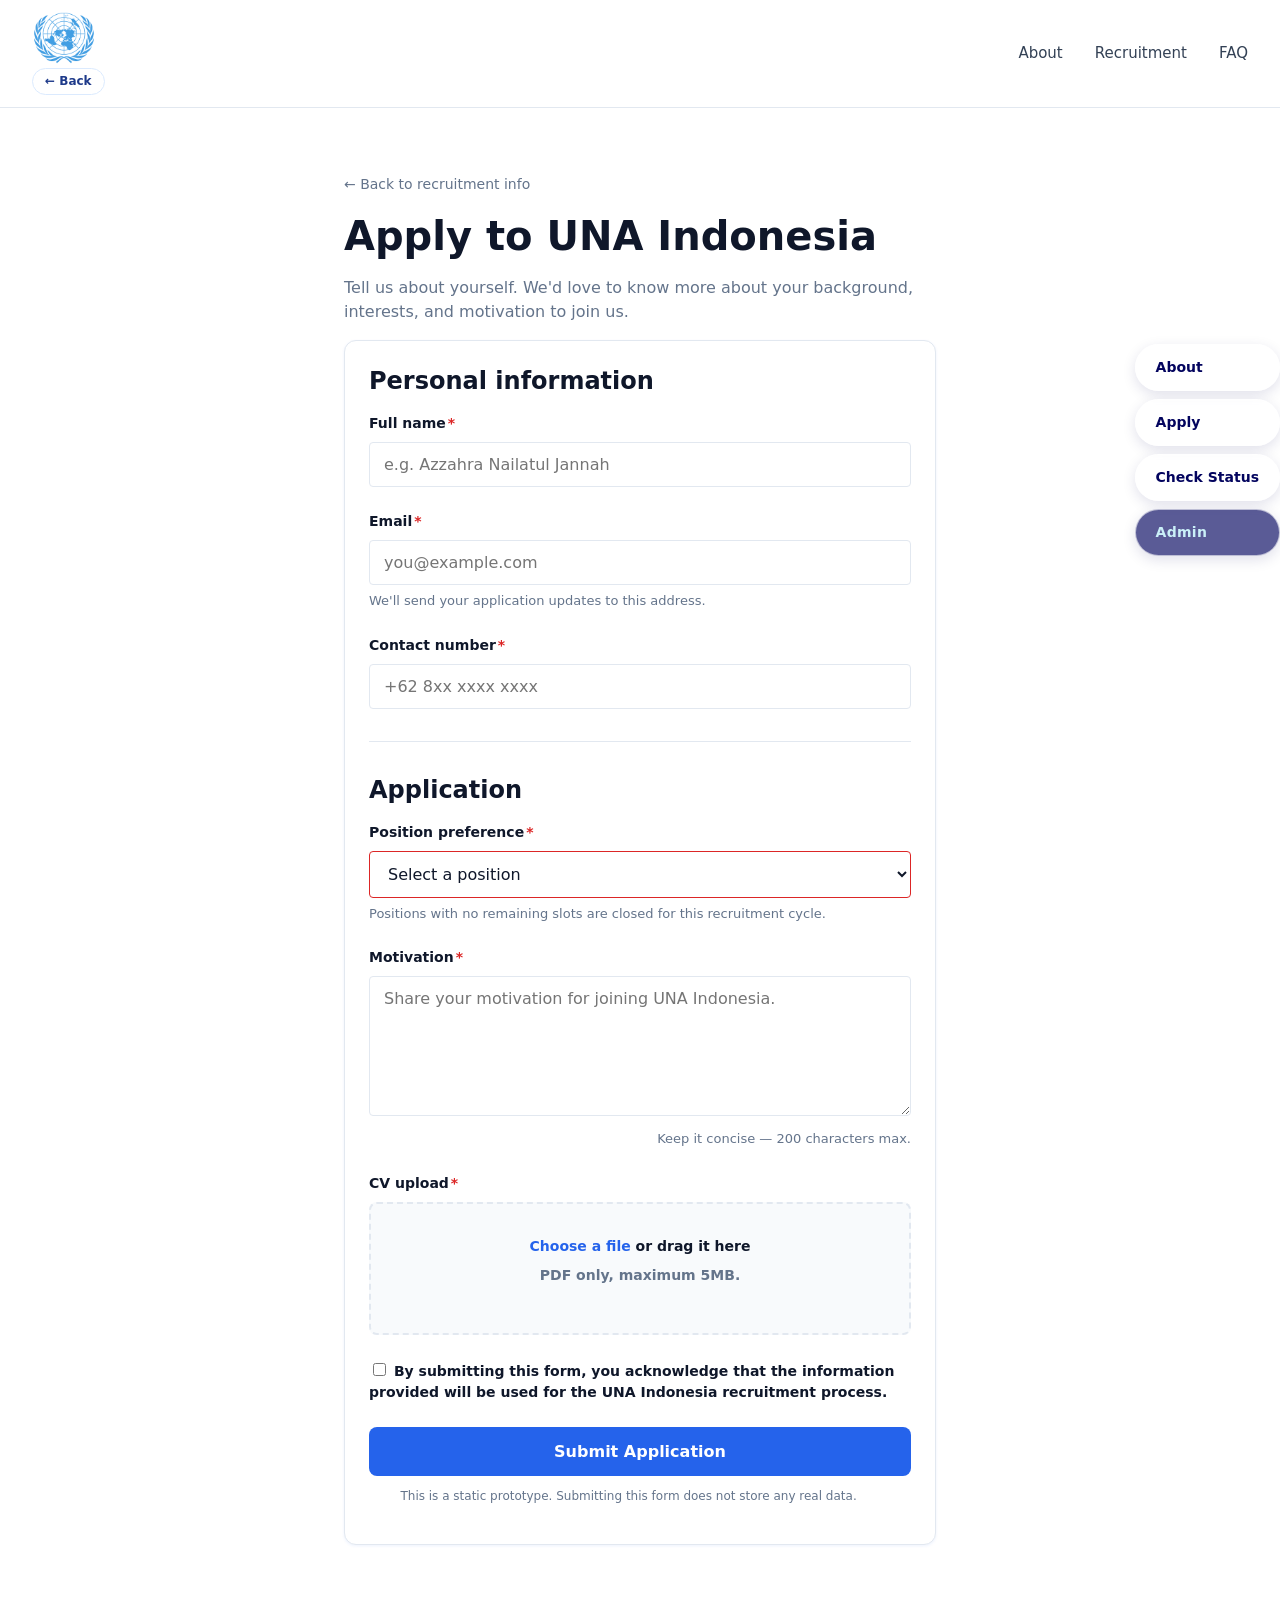
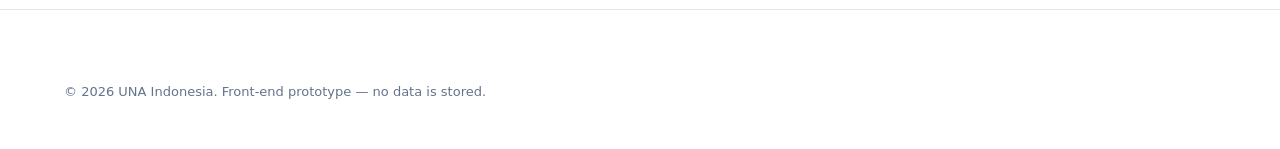
<file: public/application.html>
<!DOCTYPE html>
<html lang="en">
<head>
  <meta charset="UTF-8" />
  <meta name="viewport" content="width=device-width, initial-scale=1.0" />
  <title>UNA Indonesia — Application Form</title>
  <meta name="description" content="Apply to join UNA Indonesia. Tell us about yourself and your motivation to join." />
  <link rel="stylesheet" href="../css/style.css" />
</head>
<body>
  <a class="skip-link" href="#main">Skip to content</a>

  <header class="navbar">
    <div class="navbar-inner">
      <a class="brand-logo brand-logo-apply" href="recruitment.html">
        <img src="../assets/images/logo-una.png" alt="UNA Indonesia — United Nations Association Indonesia" />
      </a>
      <nav class="nav-links desktop-only" aria-label="Primary">
        <a href="recruitment.html#about">About</a>
        <a href="recruitment.html#divisions">Recruitment</a>
        <a href="recruitment.html#faq">FAQ</a>
      </nav>
    </div>
  </header>

  <main id="main" class="section">
    <div class="container form-card">
      <a href="recruitment.html" class="text-small text-secondary">&larr; Back to recruitment info</a>
      <h1 style="margin-top: var(--sp-4);">Apply to UNA Indonesia</h1>
      <p class="text-secondary">
        Tell us about yourself. We'd love to know more about your background, interests,
        and motivation to join us.
      </p>

      <!-- No backend: this form does not submit anywhere real. It links to a static success page. -->
      <form class="card" action="application-success.html" method="get" novalidate>
        <h3>Personal information</h3>

        <div class="field">
          <label for="fullName">Full name<span class="required">*</span></label>
          <input class="input" type="text" id="fullName" name="fullName" placeholder="e.g. Azzahra Nailatul Jannah" required autocomplete="name" />
        </div>

        <div class="field">
          <label for="email">Email<span class="required">*</span></label>
          <input class="input" type="email" id="email" name="email" placeholder="you@example.com" required autocomplete="email" />
          <p class="helper">We'll send your application updates to this address.</p>
        </div>

        <div class="field">
          <label for="phone">Contact number<span class="required">*</span></label>
          <input class="input" type="tel" id="phone" name="phone" placeholder="+62 8xx xxxx xxxx" required pattern="[0-9+\s]{8,16}" autocomplete="tel" />
        </div>

        <hr class="divider" />
        <h3>Application</h3>

        <div class="field">
          <label for="division">Position preference<span class="required">*</span></label>
          <select class="input" id="division" name="division" required>
            <option value="" disabled selected>Select a position</option>
            <optgroup label="Department of Internal Affairs">
              <option value="hr-mentorship">HR &mdash; Mentorship Management Officer &mdash; 6 slots left</option>
              <option value="hr-recruitment">HR &mdash; Recruitment &amp; Evaluation Officer &mdash; 4 slots left</option>
              <option value="hr-training">HR &mdash; Training &amp; Development Officer &mdash; 4 slots left</option>
              <option value="finance-legal">Finance &amp; Legal Officer &mdash; 3 slots left</option>
            </optgroup>
            <optgroup label="Department of Program Development">
              <option value="rnd-substance">Research &amp; Development &mdash; Substance Officer &mdash; 5 slots left</option>
              <option value="rnd-monev">Research &amp; Development &mdash; Monitoring &amp; Evaluation Officer &mdash; 3 slots left</option>
              <option value="unai-hub">UNAI Hub &mdash; Program Officer &mdash; 5 slots left</option>
            </optgroup>
          </select>
          <p class="helper">Positions with no remaining slots are closed for this recruitment cycle.</p>
        </div>

        <div class="field">
          <label for="motivation">Motivation<span class="required">*</span></label>
          <textarea class="input" id="motivation" name="motivation" maxlength="200" placeholder="Share your motivation for joining UNA Indonesia." required></textarea>
          <div class="helper helper-count">Keep it concise — 200 characters max.</div>
        </div>

        <div class="field">
          <label for="cv">CV upload<span class="required">*</span></label>
          <div class="file-upload">
            <input class="sr-only" type="file" id="cv" name="cv" accept="application/pdf" required />
            <label for="cv" style="cursor:pointer; display:block;">
              <strong>Choose a file</strong> or drag it here
              <p class="text-small text-secondary">PDF only, maximum 5MB.</p>
            </label>
          </div>
        </div>

        <div class="field">
          <label class="consent" for="consent">
            <input type="checkbox" id="consent" name="consent" required />
            <span>By submitting this form, you acknowledge that the information provided will be used for the UNA Indonesia recruitment process.</span>
          </label>
        </div>

        <button type="submit" class="btn btn-primary btn-block">Submit Application</button>
        <p class="text-caption text-secondary center" style="margin-top: var(--sp-3);">
          This is a static prototype. Submitting this form does not store any real data.
        </p>
      </form>
    </div>
  </main>

  <footer class="site-footer">
    <div class="container footer-bottom" style="margin-top:0; border-top:none;">
      &copy; 2026 UNA Indonesia. Front-end prototype &mdash; no data is stored.
    </div>
  </footer>
  <nav class="side-menu" aria-label="Quick links">
    <a class="side-menu-link" href="recruitment.html#about">About</a>
    <a class="side-menu-link" href="application.html">Apply</a>
    <a class="side-menu-link" href="status.html">Check Status</a>
    <a class="side-menu-link side-menu-admin" href="admin/login.html">Admin</a>
  </nav>

</body>
</html>
</file>
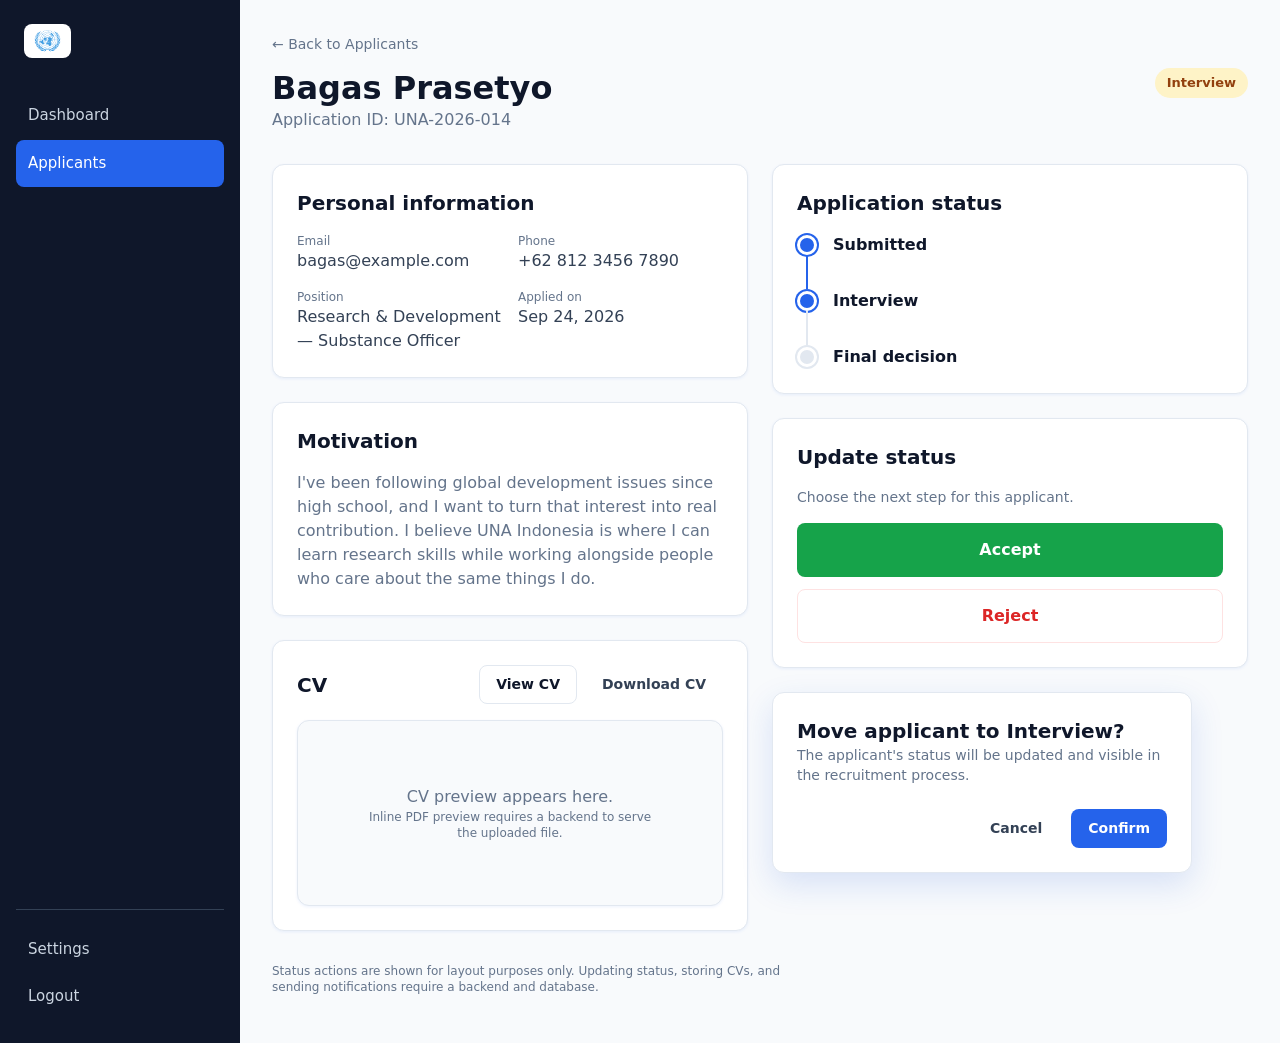
<file: public/admin/applicant-detail.html>
<!DOCTYPE html>
<html lang="en">
<head>
  <meta charset="UTF-8" />
  <meta name="viewport" content="width=device-width, initial-scale=1.0" />
  <title>UNA Indonesia — Applicant Detail</title>
  <meta name="description" content="Review applicant details and update recruitment status." />
  <link rel="stylesheet" href="../../css/style.css" />
</head>
<body>
  <div class="admin-shell">
    <aside class="sidebar" aria-label="Admin navigation">
      <div class="sidebar-brand">
        <span class="sidebar-brand-logo">
          <img src="../../assets/images/logo-una.png" alt="UNA Indonesia" />
        </span>
      </div>
      <nav class="sidebar-nav">
        <a href="dashboard.html">Dashboard</a>
        <a href="applicants.html" class="is-active">Applicants</a>
      </nav>
      <div class="sidebar-divider"></div>
      <div class="sidebar-foot">
        <a href="#settings">Settings</a>
        <a href="login.html">Logout</a>
      </div>
    </aside>

    <main class="admin-main">
      <a href="applicants.html" class="text-small text-secondary">&larr; Back to Applicants</a>
      <div class="admin-header" style="margin-top: var(--sp-3);">
        <div>
          <h1 class="text-h2 mb-0">Bagas Prasetyo</h1>
          <p class="text-secondary mb-0">Application ID: UNA-2026-014</p>
        </div>
        <span class="badge badge-interview">Interview</span>
      </div>

      <div class="grid grid-2" style="align-items:flex-start;">
        <div class="stack" style="gap: var(--sp-6);">
          <div class="card">
            <h4>Personal information</h4>
            <div class="grid grid-2" style="gap: var(--sp-4);">
              <div>
                <p class="text-caption text-secondary mb-0">Email</p>
                <p class="text-body mb-0">bagas@example.com</p>
              </div>
              <div>
                <p class="text-caption text-secondary mb-0">Phone</p>
                <p class="text-body mb-0">+62 812 3456 7890</p>
              </div>
              <div>
                <p class="text-caption text-secondary mb-0">Position</p>
                <p class="text-body mb-0">Research &amp; Development &mdash; Substance Officer</p>
              </div>
              <div>
                <p class="text-caption text-secondary mb-0">Applied on</p>
                <p class="text-body mb-0">Sep 24, 2026</p>
              </div>
            </div>
          </div>

          <div class="card">
            <h4>Motivation</h4>
            <p class="text-secondary mb-0">
              I've been following global development issues since high school, and I want to turn that
              interest into real contribution. I believe UNA Indonesia is where I can learn research
              skills while working alongside people who care about the same things I do.
            </p>
          </div>

          <div class="card">
            <div class="flex-between" style="margin-bottom: var(--sp-4);">
              <h4 class="mb-0">CV</h4>
              <div style="display:flex; gap: var(--sp-2);">
                <a href="#cv-preview" class="btn btn-outline btn-sm">View CV</a>
                <a href="#" class="btn btn-ghost btn-sm">Download CV</a>
              </div>
            </div>
            <!-- Inline preview placeholder: a real build embeds a PDF viewer (e.g. pdf.js) here -->
            <div id="cv-preview" class="card" style="background: var(--surface); text-align:center; padding: var(--sp-16);">
              <p class="text-secondary mb-0">CV preview appears here.</p>
              <p class="text-caption text-secondary mb-0">Inline PDF preview requires a backend to serve the uploaded file.</p>
            </div>
          </div>
        </div>

        <div class="stack" style="gap: var(--sp-6);">
          <div class="card">
            <h4>Application status</h4>
            <div class="timeline">
              <div class="timeline-step is-done">
                <div class="timeline-dot"></div>
                <div><p class="timeline-title mb-0">Submitted</p></div>
              </div>
              <div class="timeline-step is-current">
                <div class="timeline-dot"></div>
                <div><p class="timeline-title mb-0">Interview</p></div>
              </div>
              <div class="timeline-step">
                <div class="timeline-dot"></div>
                <div><p class="timeline-title mb-0">Final decision</p></div>
              </div>
            </div>
          </div>

          <div class="card">
            <h4>Update status</h4>
            <p class="text-small text-secondary">Choose the next step for this applicant.</p>
            <div class="stack" style="gap: var(--sp-3);">
              <a href="#" class="btn btn-success">Accept</a>
              <a href="#" class="btn btn-danger">Reject</a>
            </div>
          </div>

          <!-- Confirmation panel reference, shown when an admin action is triggered -->
          <div class="confirm-panel">
            <h4 class="mb-0">Move applicant to Interview?</h4>
            <p class="text-small text-secondary">The applicant's status will be updated and visible in the recruitment process.</p>
            <div class="confirm-actions">
              <a href="#" class="btn btn-ghost btn-sm">Cancel</a>
              <a href="#" class="btn btn-primary btn-sm">Confirm</a>
            </div>
          </div>
        </div>
      </div>

      <p class="text-caption text-secondary" style="margin-top: var(--sp-8);">
        Status actions are shown for layout purposes only. Updating status, storing CVs, and sending
        notifications require a backend and database.
      </p>
    </main>
  </div>
</body>
</html>
</file>
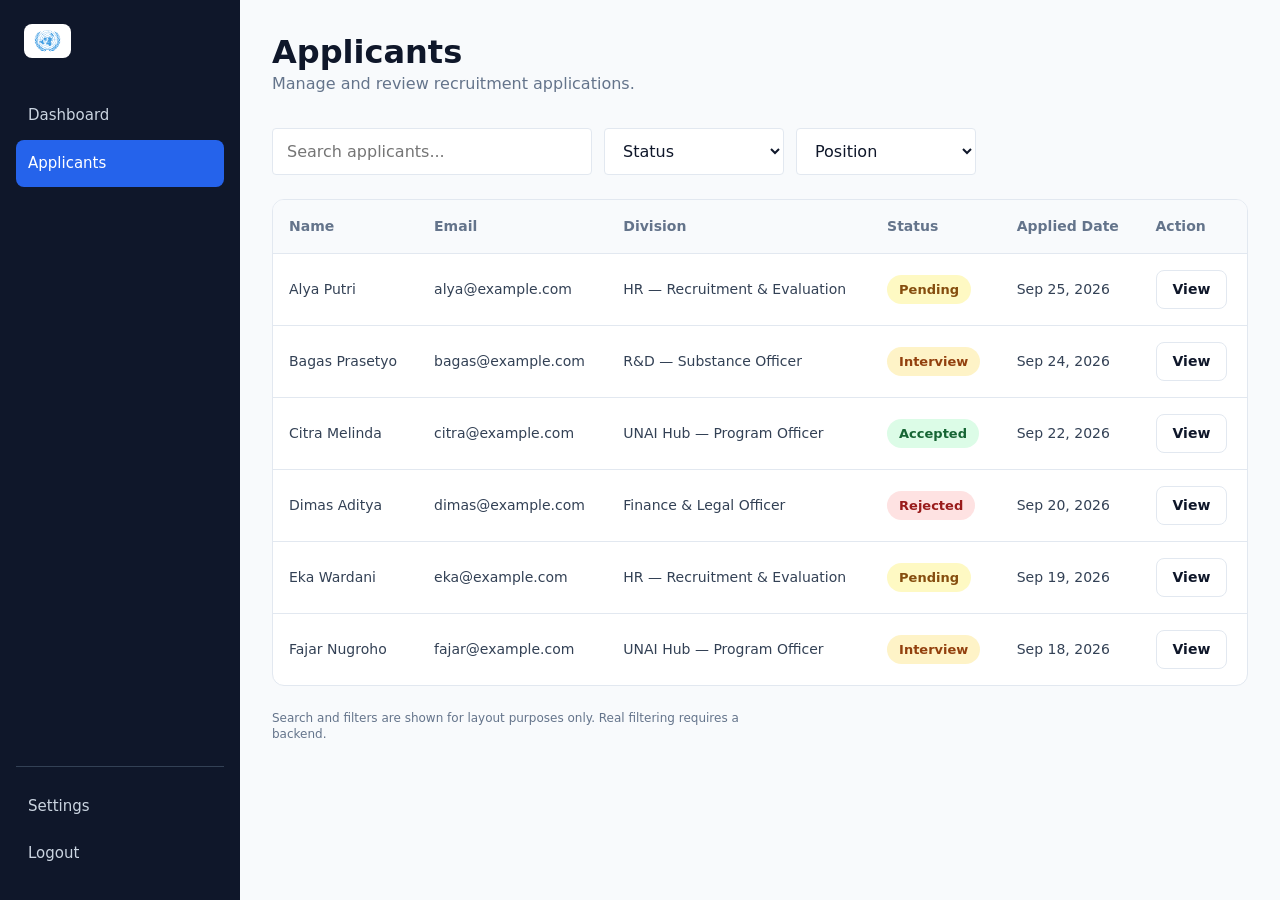
<file: public/admin/applicants.html>
<!DOCTYPE html>
<html lang="en">
<head>
  <meta charset="UTF-8" />
  <meta name="viewport" content="width=device-width, initial-scale=1.0" />
  <title>UNA Indonesia — Applicant Management</title>
  <meta name="description" content="Manage and review UNA Indonesia recruitment applicants." />
  <link rel="stylesheet" href="../../css/style.css" />
</head>
<body>
  <div class="admin-shell">
    <aside class="sidebar" aria-label="Admin navigation">
      <div class="sidebar-brand">
        <span class="sidebar-brand-logo">
          <img src="../../assets/images/logo-una.png" alt="UNA Indonesia" />
        </span>
      </div>
      <nav class="sidebar-nav">
        <a href="dashboard.html">Dashboard</a>
        <a href="applicants.html" class="is-active">Applicants</a>
      </nav>
      <div class="sidebar-divider"></div>
      <div class="sidebar-foot">
        <a href="#settings">Settings</a>
        <a href="login.html">Logout</a>
      </div>
    </aside>

    <main class="admin-main">
      <div class="admin-header">
        <div>
          <h1 class="text-h2 mb-0">Applicants</h1>
          <p class="text-secondary mb-0">Manage and review recruitment applications.</p>
        </div>
      </div>

      <form class="toolbar" role="search" aria-label="Filter applicants">
        <label class="sr-only" for="search">Search applicants</label>
        <input class="input" type="search" id="search" name="search" placeholder="Search applicants..." />

        <label class="sr-only" for="statusFilter">Filter by status</label>
        <select class="input" id="statusFilter" name="statusFilter">
          <option value="">Status</option>
          <option value="pending">Pending</option>
          <option value="interview">Interview</option>
          <option value="accepted">Accepted</option>
          <option value="rejected">Rejected</option>
        </select>

        <label class="sr-only" for="divisionFilter">Filter by division</label>
        <select class="input" id="divisionFilter" name="divisionFilter">
          <option value="">Position</option>
          <optgroup label="Department of Internal Affairs">
            <option value="hr-mentorship">HR &mdash; Mentorship Management</option>
            <option value="hr-recruitment">HR &mdash; Recruitment &amp; Evaluation</option>
            <option value="hr-training">HR &mdash; Training &amp; Development</option>
            <option value="finance-legal">Finance &amp; Legal Officer</option>
          </optgroup>
          <optgroup label="Department of Program Development">
            <option value="rnd-substance">R&amp;D &mdash; Substance Officer</option>
            <option value="rnd-monev">R&amp;D &mdash; Monitoring &amp; Evaluation</option>
            <option value="unai-hub">UNAI Hub &mdash; Program Officer</option>
          </optgroup>
        </select>
      </form>

      <div class="table-wrap">
        <table class="data-table">
          <thead>
            <tr>
              <th scope="col">Name</th>
              <th scope="col">Email</th>
              <th scope="col">Division</th>
              <th scope="col">Status</th>
              <th scope="col">Applied Date</th>
              <th scope="col">Action</th>
            </tr>
          </thead>
          <tbody>
            <tr>
              <td data-label="Name">Alya Putri</td>
              <td data-label="Email">alya@example.com</td>
              <td data-label="Division">HR — Recruitment &amp; Evaluation</td>
              <td data-label="Status"><span class="badge badge-pending">Pending</span></td>
              <td data-label="Applied Date">Sep 25, 2026</td>
              <td data-label="Action"><a href="applicant-detail.html" class="btn btn-outline btn-sm">View</a></td>
            </tr>
            <tr>
              <td data-label="Name">Bagas Prasetyo</td>
              <td data-label="Email">bagas@example.com</td>
              <td data-label="Division">R&amp;D — Substance Officer</td>
              <td data-label="Status"><span class="badge badge-interview">Interview</span></td>
              <td data-label="Applied Date">Sep 24, 2026</td>
              <td data-label="Action"><a href="applicant-detail.html" class="btn btn-outline btn-sm">View</a></td>
            </tr>
            <tr>
              <td data-label="Name">Citra Melinda</td>
              <td data-label="Email">citra@example.com</td>
              <td data-label="Division">UNAI Hub — Program Officer</td>
              <td data-label="Status"><span class="badge badge-accepted">Accepted</span></td>
              <td data-label="Applied Date">Sep 22, 2026</td>
              <td data-label="Action"><a href="applicant-detail.html" class="btn btn-outline btn-sm">View</a></td>
            </tr>
            <tr>
              <td data-label="Name">Dimas Aditya</td>
              <td data-label="Email">dimas@example.com</td>
              <td data-label="Division">Finance &amp; Legal Officer</td>
              <td data-label="Status"><span class="badge badge-rejected">Rejected</span></td>
              <td data-label="Applied Date">Sep 20, 2026</td>
              <td data-label="Action"><a href="applicant-detail.html" class="btn btn-outline btn-sm">View</a></td>
            </tr>
            <tr>
              <td data-label="Name">Eka Wardani</td>
              <td data-label="Email">eka@example.com</td>
              <td data-label="Division">HR — Recruitment &amp; Evaluation</td>
              <td data-label="Status"><span class="badge badge-pending">Pending</span></td>
              <td data-label="Applied Date">Sep 19, 2026</td>
              <td data-label="Action"><a href="applicant-detail.html" class="btn btn-outline btn-sm">View</a></td>
            </tr>
            <tr>
              <td data-label="Name">Fajar Nugroho</td>
              <td data-label="Email">fajar@example.com</td>
              <td data-label="Division">UNAI Hub — Program Officer</td>
              <td data-label="Status"><span class="badge badge-interview">Interview</span></td>
              <td data-label="Applied Date">Sep 18, 2026</td>
              <td data-label="Action"><a href="applicant-detail.html" class="btn btn-outline btn-sm">View</a></td>
            </tr>
          </tbody>
        </table>
      </div>

      <p class="text-caption text-secondary" style="margin-top: var(--sp-6);">
        Search and filters are shown for layout purposes only. Real filtering requires a backend.
      </p>

      <!-- Empty state reference (hidden by default in this static demo) -->
      <!--
      <div class="empty-state">
        <h3>No applicants found</h3>
        <p>Try adjusting your search or filters.</p>
      </div>
      -->
    </main>
  </div>
</body>
</html>
</file>
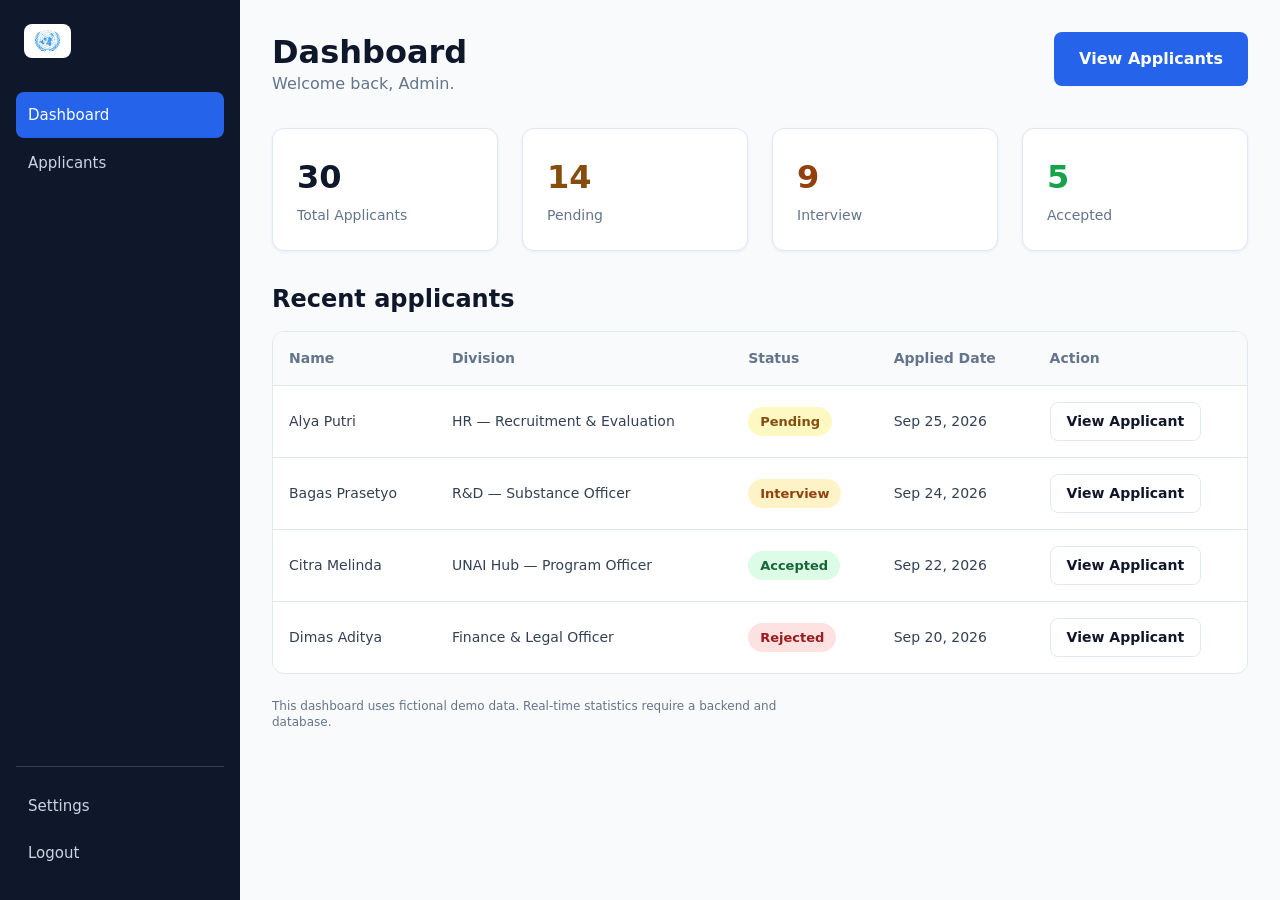
<file: public/admin/dashboard.html>
<!DOCTYPE html>
<html lang="en">
<head>
  <meta charset="UTF-8" />
  <meta name="viewport" content="width=device-width, initial-scale=1.0" />
  <title>UNA Indonesia — Admin Dashboard</title>
  <meta name="description" content="Overview of UNA Indonesia recruitment applications." />
  <link rel="stylesheet" href="../../css/style.css" />
</head>
<body>
  <div class="admin-shell">
    <aside class="sidebar" aria-label="Admin navigation">
      <div class="sidebar-brand">
        <span class="sidebar-brand-logo">
          <img src="../../assets/images/logo-una.png" alt="UNA Indonesia" />
        </span>
      </div>
      <nav class="sidebar-nav">
        <a href="dashboard.html" class="is-active">Dashboard</a>
        <a href="applicants.html">Applicants</a>
      </nav>
      <div class="sidebar-divider"></div>
      <div class="sidebar-foot">
        <a href="#settings">Settings</a>
        <a href="login.html">Logout</a>
      </div>
    </aside>

    <main class="admin-main">
      <div class="admin-header">
        <div>
          <h1 class="text-h2 mb-0">Dashboard</h1>
          <p class="text-secondary mb-0">Welcome back, Admin.</p>
        </div>
        <a href="applicants.html" class="btn btn-primary">View Applicants</a>
      </div>

      <section aria-label="Recruitment statistics">
        <div class="grid grid-4">
          <div class="card stat-card">
            <span class="stat-value">30</span>
            <span class="stat-label">Total Applicants</span>
          </div>
          <div class="card stat-card accent-pending">
            <span class="stat-value">14</span>
            <span class="stat-label">Pending</span>
          </div>
          <div class="card stat-card accent-interview">
            <span class="stat-value">9</span>
            <span class="stat-label">Interview</span>
          </div>
          <div class="card stat-card accent-accepted">
            <span class="stat-value">5</span>
            <span class="stat-label">Accepted</span>
          </div>
        </div>
      </section>

      <section style="margin-top: var(--sp-8);">
        <div class="flex-between" style="margin-bottom: var(--sp-4);">
          <h3 class="mb-0">Recent applicants</h3>
        </div>
        <div class="table-wrap">
          <table class="data-table">
            <thead>
              <tr>
                <th scope="col">Name</th>
                <th scope="col">Division</th>
                <th scope="col">Status</th>
                <th scope="col">Applied Date</th>
                <th scope="col">Action</th>
              </tr>
            </thead>
            <tbody>
              <tr>
                <td data-label="Name">Alya Putri</td>
                <td data-label="Division">HR — Recruitment &amp; Evaluation</td>
                <td data-label="Status"><span class="badge badge-pending">Pending</span></td>
                <td data-label="Applied Date">Sep 25, 2026</td>
                <td data-label="Action"><a href="applicant-detail.html" class="btn btn-outline btn-sm">View Applicant</a></td>
              </tr>
              <tr>
                <td data-label="Name">Bagas Prasetyo</td>
                <td data-label="Division">R&amp;D — Substance Officer</td>
                <td data-label="Status"><span class="badge badge-interview">Interview</span></td>
                <td data-label="Applied Date">Sep 24, 2026</td>
                <td data-label="Action"><a href="applicant-detail.html" class="btn btn-outline btn-sm">View Applicant</a></td>
              </tr>
              <tr>
                <td data-label="Name">Citra Melinda</td>
                <td data-label="Division">UNAI Hub — Program Officer</td>
                <td data-label="Status"><span class="badge badge-accepted">Accepted</span></td>
                <td data-label="Applied Date">Sep 22, 2026</td>
                <td data-label="Action"><a href="applicant-detail.html" class="btn btn-outline btn-sm">View Applicant</a></td>
              </tr>
              <tr>
                <td data-label="Name">Dimas Aditya</td>
                <td data-label="Division">Finance &amp; Legal Officer</td>
                <td data-label="Status"><span class="badge badge-rejected">Rejected</span></td>
                <td data-label="Applied Date">Sep 20, 2026</td>
                <td data-label="Action"><a href="applicant-detail.html" class="btn btn-outline btn-sm">View Applicant</a></td>
              </tr>
            </tbody>
          </table>
        </div>
      </section>

      <p class="text-caption text-secondary" style="margin-top: var(--sp-6);">
        This dashboard uses fictional demo data. Real-time statistics require a backend and database.
      </p>
    </main>
  </div>
</body>
</html>
</file>
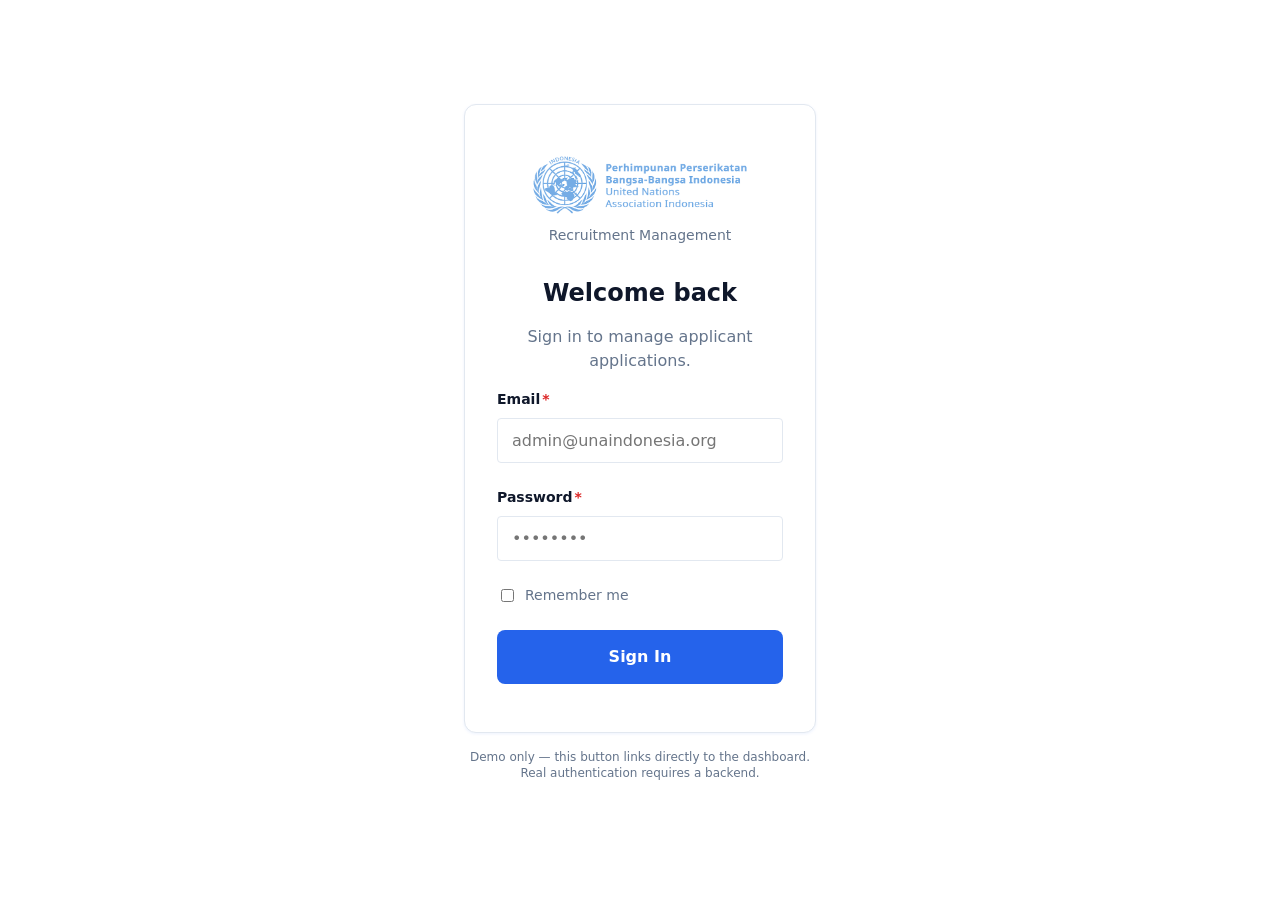
<file: public/admin/login.html>
<!DOCTYPE html>
<html lang="en">
<head>
  <meta charset="UTF-8" />
  <meta name="viewport" content="width=device-width, initial-scale=1.0" />
  <title>UNA Indonesia — Admin Sign In</title>
  <meta name="description" content="Sign in to the UNA Indonesia recruitment management dashboard." />
  <link rel="stylesheet" href="../../css/style.css" />
</head>
<body>
  <main class="section" style="min-height: 100vh; display:flex; align-items:center;">
    <div class="container" style="max-width: 400px;">
      <div class="card" style="padding: var(--sp-12) var(--sp-8);">
        <div class="brand-logo-lockup">
          <img src="../../assets/images/logo-una-full.png" alt="UNA Indonesia — United Nations Association Indonesia" />
        </div>
        <p class="text-small text-secondary center" style="margin-top: var(--sp-2);">Recruitment Management</p>

        <h1 class="text-h3 center" style="margin-top: var(--sp-8);">Welcome back</h1>
        <p class="text-secondary center">Sign in to manage applicant applications.</p>

        <!-- No backend: link simulates login for demonstration purposes only -->
        <form novalidate>
          <div class="field">
            <label for="adminEmail">Email<span class="required">*</span></label>
            <input class="input" type="email" id="adminEmail" name="adminEmail" placeholder="admin@unaindonesia.org" required autocomplete="username" />
          </div>
          <div class="field">
            <label for="adminPassword">Password<span class="required">*</span></label>
            <input class="input" type="password" id="adminPassword" name="adminPassword" placeholder="&bull;&bull;&bull;&bull;&bull;&bull;&bull;&bull;" required autocomplete="current-password" />
          </div>
          <label class="consent" for="remember" style="margin-bottom: var(--sp-6);">
            <input type="checkbox" id="remember" name="remember" />
            <span>Remember me</span>
          </label>
          <a href="dashboard.html" class="btn btn-primary btn-block">Sign In</a>
        </form>
      </div>
      <p class="text-caption text-secondary center" style="margin-top: var(--sp-4);">
        Demo only — this button links directly to the dashboard. Real authentication requires a backend.
      </p>
    </div>
  </main>
</body>
</html>
</file>
<file: css/style.css>
/* ---------- Tokens ---------- */
:root {
  /* Color — primary */
  --primary: #2563EB;
  --primary-dark: #1E3A8A;
  --primary-mid: #3B82F6;
  --primary-light: #DBEAFE;
  --primary-soft: #EFF6FF;

  /* Color — neutral */
  --white: #FFFFFF; 
  --surface: #F8FAFC;
  --border: #E2E8F0;
  --text-primary: #0F172A;
  --text-dark: #334155;
  --text-secondary: #64748B;

  /* Color — semantic */
  --success: #16A34A;
  --success-bg: #DCFCE7;
  --warning: #D97706;
  --warning-bg: #FEF3C7;
  --pending-bg: #FEF9C3;
  --pending-text: #854D0E;
  --interview-bg: #FEF3C7;
  --interview-text: #92400E;
  --error: #DC2626;
  --error-bg: #FEE2E2;

  /* Typography */
  --font-base: Inter, ui-sans-serif, system-ui, -apple-system, BlinkMacSystemFont, "Segoe UI", sans-serif;

  /* Spacing (8px system) */
  --sp-1: 4px;
  --sp-2: 8px;
  --sp-3: 12px;
  --sp-4: 16px;
  --sp-6: 24px;
  --sp-8: 32px;
  --sp-12: 48px;
  --sp-16: 64px;
  --sp-20: 80px;
  --sp-24: 96px;

  /* Radius */
  --radius-sm: 4px;
  --radius-md: 8px;
  --radius-lg: 12px;
  --radius-xl: 16px;
  --radius-hero: 24px;
  --radius-full: 999px;

  /* Shadow */
  --shadow-card: 0 1px 3px rgba(23, 84, 227, 0.08);
  --shadow-elevated: 0 4px 12px rgba(0, 76, 255, 0.08);
  --shadow-modal: 0 12px 32px rgba(33, 87, 212, 0.15);
}

/* ---------- Reset ---------- */
*, *::before, *::after { box-sizing: border-box; }
html { scroll-behavior: smooth; }
body {
  margin: 0;
  font-family: var(--font-base);
  color: var(--text-dark);
  background: var(--white);
  line-height: 1.5;
  -webkit-font-smoothing: antialiased;
}
img { max-width: 100%; display: block; }
a { color: inherit; text-decoration: none; }
ul { list-style: none; margin: 0; padding: 0; }
button { font-family: inherit; }

:focus-visible {
  outline: 3px solid var(--primary-mid);
  outline-offset: 3px;
}

@media (prefers-reduced-motion: reduce) {
  *, *::before, *::after {
    animation-duration: 0.001ms !important;
    animation-iteration-count: 1 !important;
    transition-duration: 0.001ms !important;
    scroll-behavior: auto !important;
  }
}

/* ---------- Layout helpers ---------- */
.container {
  max-width: 1200px;
  margin: 0 auto;
  padding: 0 var(--sp-6);
}
.section { padding: var(--sp-16) 0; }
.section-alt { background: var(--surface); }
.section-soft { background: var(--primary-soft); }

.stack { display: flex; flex-direction: column; }
.grid { display: grid; gap: var(--sp-6); }
.grid-2 { grid-template-columns: repeat(2, 1fr); }
.grid-3 { grid-template-columns: repeat(3, 1fr); }
.grid-4 { grid-template-columns: repeat(4, 1fr); }

@media (max-width: 1023px) {
  .grid-4 { grid-template-columns: repeat(2, 1fr); }
  .grid-3 { grid-template-columns: repeat(2, 1fr); }
}
@media (max-width: 767px) {
  .grid-2, .grid-3, .grid-4 { grid-template-columns: 1fr; }
  .section { padding: var(--sp-12) 0; }
}

/* ---------- Typography ---------- */
h1, h2, h3, h4 { color: var(--text-primary); font-weight: 700; margin: 0 0 var(--sp-4); }
.text-display { font-size: 48px; line-height: 56px; font-weight: 700; }
h1, .text-h1 { font-size: 40px; line-height: 48px; }
h2, .text-h2 { font-size: 32px; line-height: 40px; }
h3, .text-h3 { font-size: 24px; line-height: 32px; }
h4, .text-h4 { font-size: 20px; line-height: 28px; font-weight: 600; }
p { margin: 0 0 var(--sp-4); max-width: 68ch; }
.text-body-lg { font-size: 18px; line-height: 28px; }
.text-body { font-size: 16px; line-height: 24px; }
.text-small { font-size: 14px; line-height: 20px; }
.text-caption { font-size: 12px; line-height: 16px; }
.text-secondary { color: var(--text-secondary); }
.eyebrow { font-size: 14px; font-weight: 600; color: var(--primary); }

@media (max-width: 767px) {
  .text-display { font-size: 36px; line-height: 44px; }
  h1, .text-h1 { font-size: 32px; line-height: 40px; }
  h2, .text-h2 { font-size: 28px; line-height: 36px; }
  h3, .text-h3 { font-size: 22px; line-height: 30px; }
}

/* ---------- Buttons ---------- */
.btn {
  display: inline-flex;
  align-items: center;
  justify-content: center;
  gap: var(--sp-2);
  padding: 14px 24px;
  border-radius: var(--radius-md);
  font-size: 16px;
  font-weight: 600;
  border: 1px solid transparent;
  cursor: pointer;
  transition: background-color 0.15s ease, border-color 0.15s ease, transform 0.1s ease;
}
.btn:active { transform: translateY(1px); }
.btn-block { width: 100%; }

.btn-primary { background: var(--primary); color: var(--white); }
.btn-primary:hover { background: var(--primary-dark); }

.btn-secondary { background: var(--text-primary); color: var(--white); }
.btn-secondary:hover { background: #1e293b; }

.btn-outline { background: transparent; color: var(--text-primary); border-color: var(--border); }
.btn-outline:hover { background: var(--surface); border-color: var(--text-secondary); }

.btn-ghost { background: transparent; color: var(--text-dark); }
.btn-ghost:hover { background: var(--surface); }

.btn-danger { background: transparent; color: var(--error); border-color: var(--error-bg); }
.btn-danger:hover { background: var(--error-bg); }

.btn-success { background: var(--success); color: var(--white); }
.btn-success:hover { background: #15803d; }

.btn:disabled, .btn[aria-disabled="true"] {
  opacity: 0.4;
  cursor: not-allowed;
  pointer-events: none;
}
.btn-sm { padding: 8px 16px; font-size: 14px; }

/* ---------- Navbar ---------- */
.navbar {
  position: sticky;
  top: 0;
  z-index: 20;
  background: rgba(255, 255, 255, 0.15);
  backdrop-filter: blur(12px);
  -webkit-backdrop-filter: blur(12px);
  border-bottom: 1px solid var(--border);
}
.navbar-inner {
  max-width: 1200px;
  margin: 0 auto;
  padding: var(--sp-4) var(--sp-6);
  display: flex;
  align-items: center;
  justify-content: space-between;
  gap: var(--sp-6);
}
.brand { font-weight: 700; font-size: 18px; color: var(--text-primary); }
.brand-mark { color: var(--primary); }
.brand-logo { display: inline-flex; align-items: center; gap: var(--sp-2); }
.brand-logo img { height: 64px; width: auto; }
.hero-logo-card img { height: 150px; width: auto; }
.brand-logo-lockup { display: flex; flex-direction: column; align-items: center; gap: var(--sp-2); }
.brand-logo-lockup img { height: 64px; width: auto; max-width: 100%; }
.nav-links { display: flex; gap: var(--sp-8); align-items: center; }
.nav-links a { font-size: 15px; font-weight: 500; color: var(--text-dark); }
.nav-links a:hover { color: var(--primary); }
.nav-toggle { display: none; }

@media (max-width: 767px) {
  .nav-links.desktop-only { display: none; }
}

/* ---------- Hero ---------- */
.hero {
  background: linear-gradient(160deg, #60A5FA 0%, #BFDBFE 42%, var(--white) 88%);
  border-radius: 0 0 var(--radius-hero) var(--radius-hero);
  padding: var(--sp-24) 0 var(--sp-16);
  overflow: hidden;
}
.hero-center {
  max-width: 720px;
  margin: 0 auto;
  display: flex;
  flex-direction: column;
  align-items: center;
  text-align: center;
  gap: var(--sp-6);
}
.hero-eyebrow {
  text-align: center;
  display: inline-block;
  background: var(--primary-light);
  color: var(--primary-dark);
  font-size: 13px;
  font-weight: 600;
  padding: 6px 14px;
  border-radius: var(--radius-full);
  animation: heroSlideUp 0.6s ease 0.5s both;
}
.hero-actions { display: flex; gap: var(--sp-4); flex-wrap: wrap; justify-content: center; }
.hero-actions { animation: heroSlideUp 0.6s ease 1.5s both; }
.hero-heading { margin: 0; }
.hero-paragraph { animation: heroSlideUp 0.6s ease 1.3s both; }



@keyframes heroSlideUp {
  from { opacity: 0; transform: translateY(20px); }
  to { opacity: 1; transform: translateY(0); }
}
.reveal-letter {
  display: inline-block;
  opacity: 0;
  animation: letterReveal 0.5s ease forwards;
  animation-delay: calc(0.55s + (var(--i, 0) * 35ms));
}
@keyframes letterReveal {
  from { opacity: 0; transform: translateY(0.5em); }
  to { opacity: 1; transform: translateY(0); }
}
@media (prefers-reduced-motion: reduce) {
  .hero-logo-panel, .hero-eyebrow, .hero-paragraph, .hero-actions, .reveal-letter {
    animation: none !important;
    opacity: 1 !important;
    transform: none !important;
  }
}

@media (max-width: 1023px) {
  .hero { padding: var(--sp-12) 0; border-radius: 0 0 var(--radius-lg) var(--radius-lg); }
  .hero-logo-panel { max-width: 260px; }
}

/* ---------- Cards ---------- */
.card {
  background: var(--white);
  border: 1px solid var(--border);
  border-radius: var(--radius-lg);
  padding: var(--sp-6);
  box-shadow: var(--shadow-card);
  transition: box-shadow 0.15s ease, transform 0.15s ease;
}
.card-hover:hover { box-shadow: var(--shadow-elevated); transform: translateY(-2px); }
.card-icon {
  width: 44px;
  height: 44px;
  border-radius: var(--radius-md);
  background: var(--primary-soft);
  color: var(--primary);
  display: flex;
  align-items: center;
  justify-content: center;
  font-size: 20px;
  margin-bottom: var(--sp-4);
}
.card-full { grid-column: 1 / -1; }
.card-muted { opacity: 0.55; }

/* ---------- Badges ---------- */
.badge {
  display: inline-flex;
  align-items: center;
  gap: 6px;
  padding: 5px 12px;
  border-radius: var(--radius-full);
  font-size: 13px;
  font-weight: 600;
}
.badge-pending { background: var(--pending-bg); color: var(--pending-text); }
.badge-interview { background: var(--interview-bg); color: var(--interview-text); }
.badge-accepted { background: var(--success-bg); color: #166534; }
.badge-rejected { background: var(--error-bg); color: #991b1b; }
.badge-neutral { background: var(--border); color: var(--text-secondary); }

/* ---------- Forms ---------- */
.field { margin-bottom: var(--sp-6); }
.field label {
  display: block;
  font-size: 14px;
  font-weight: 600;
  color: var(--text-primary);
  margin-bottom: var(--sp-2);
}
.field .required { color: var(--error); margin-left: 2px; }
.field .helper { font-size: 13px; color: var(--text-secondary); margin-top: 6px; }
.field .helper-error { color: var(--error); }
.field .helper-count { display: flex; justify-content: flex-end; }

.input, textarea.input, select.input {
  width: 100%;
  padding: 12px 14px;
  font-size: 16px;
  font-family: inherit;
  color: var(--text-primary);
  background: var(--white);
  border: 1px solid var(--border);
  border-radius: var(--radius-sm);
  transition: border-color 0.15s ease, box-shadow 0.15s ease;
}
.input:focus, textarea.input:focus, select.input:focus {
  outline: none;
  border-color: var(--primary-mid);
  box-shadow: 0 0 0 3px var(--primary-light);
}
.input:invalid:not(:placeholder-shown) { border-color: var(--error); }
textarea.input { min-height: 140px; resize: vertical; }

.file-upload {
  border: 2px dashed var(--border);
  border-radius: var(--radius-md);
  padding: var(--sp-8) var(--sp-4);
  text-align: center;
  background: var(--surface);
}
.file-upload strong { color: var(--primary); }
.file-upload .text-small { margin-top: var(--sp-2); }

.consent { display: flex; gap: var(--sp-2); align-items: flex-start; font-size: 14px; color: var(--text-secondary); }
.consent input { margin-top: 4px; }

.form-card { max-width: 640px; margin: 0 auto; }

/* ---------- Timeline ---------- */
.timeline { display: flex; flex-direction: column; gap: 0; }
.timeline-step {
  display: flex;
  gap: var(--sp-4);
  position: relative;
  padding-bottom: var(--sp-8);
}
.timeline-step:last-child { padding-bottom: 0; }
.timeline-dot {
  width: 20px;
  height: 20px;
  border-radius: 50%;
  background: var(--border);
  border: 3px solid var(--white);
  box-shadow: 0 0 0 2px var(--border);
  flex: none;
  margin-top: 2px;
}
.timeline-step.is-done .timeline-dot,
.timeline-step.is-current .timeline-dot {
  background: var(--primary);
  box-shadow: 0 0 0 2px var(--primary);
}
.timeline-step:not(:last-child)::before {
  content: "";
  position: absolute;
  left: 9px;
  top: 22px;
  bottom: 0;
  width: 2px;
  background: var(--border);
}
.timeline-step.is-done:not(:last-child)::before { background: var(--primary); }
.timeline-title { font-weight: 600; color: var(--text-primary); margin-bottom: 2px; }

.timeline-horizontal { display: flex; align-items: flex-start; }
.timeline-horizontal .th-step { flex: 1; text-align: center; position: relative; }
.timeline-horizontal .th-dot {
  width: 16px; height: 16px; border-radius: 50%; background: var(--border);
  margin: 0 auto var(--sp-2); position: relative; z-index: 1;
}
.timeline-horizontal .th-step.is-active .th-dot { background: var(--primary); }
.timeline-horizontal .th-step::after {
  content: ""; position: absolute; top: 7px; left: 50%; width: 100%; height: 2px; background: var(--border); z-index: 0;
}
.timeline-horizontal .th-step:last-child::after { display: none; }
.timeline-horizontal .th-step.is-active ~ .th-step::after { background: var(--border); }
@media (max-width: 767px) {
  .timeline-horizontal { flex-direction: column; gap: var(--sp-6); }
  .timeline-horizontal .th-step::after { display: none; }
}

/* ---------- FAQ (native details) ---------- */
.faq-item {
  border: 1px solid var(--border);
  border-radius: var(--radius-md);
  padding: var(--sp-4) var(--sp-6);
  margin-bottom: var(--sp-3);
  background: var(--white);
}
.faq-item summary {
  cursor: pointer;
  font-weight: 600;
  color: var(--text-primary);
  list-style: none;
  display: flex;
  justify-content: space-between;
  align-items: center;
}
.faq-item summary::-webkit-details-marker { display: none; }
.faq-item summary::after { content: "+"; font-size: 20px; color: var(--primary); }
.faq-item[open] summary::after { content: "–"; }
.faq-item p { margin-top: var(--sp-3); }

/* ---------- Requirements checklist ---------- */
.check-list { display: flex; flex-direction: column; gap: var(--sp-3); }
.check-item { display: flex; gap: var(--sp-3); align-items: flex-start; }
.check-mark {
  flex: none; width: 22px; height: 22px; border-radius: 50%;
  background: var(--success-bg); color: var(--success);
  display: flex; align-items: center; justify-content: center; font-size: 13px; font-weight: 700;
}

/* ---------- Departments & positions ---------- */
.department-block { margin-bottom: var(--sp-12); }
.department-block:last-child { margin-bottom: 0; }
.department-title { margin-bottom: var(--sp-6); padding-bottom: var(--sp-3); border-bottom: 1px solid var(--border); }
.position-card { display: flex; flex-direction: column; gap: var(--sp-2); }
.position-card .badge { align-self: flex-start; }

/* ---------- Footer ---------- */
.site-footer { border-top: 1px solid var(--border); padding: var(--sp-12) 0; background: var(--surface); }
.footer-grid { display: flex; justify-content: space-between; flex-wrap: wrap; gap: var(--sp-8); }
.footer-links { display: flex; gap: var(--sp-8); }
.footer-links a { color: var(--text-secondary); font-size: 14px; }
.footer-links a:hover { color: var(--primary); }
.footer-bottom { margin-top: var(--sp-8); padding-top: var(--sp-6); border-top: 1px solid var(--border); font-size: 13px; color: var(--text-secondary); }

/* ---------- Admin shell ---------- */
.admin-shell { display: grid; grid-template-columns: 240px 1fr; min-height: 100vh; }
.sidebar {
  background: var(--text-primary);
  color: var(--white);
  padding: var(--sp-6) var(--sp-4);
  display: flex;
  flex-direction: column;
}
.sidebar-brand { font-weight: 700; font-size: 17px; margin-bottom: var(--sp-8); padding: 0 var(--sp-2); }
.sidebar-brand .brand-mark { color: var(--primary-mid); }
.sidebar-brand-logo {
  display: inline-flex;
  align-items: center;
  background: var(--white);
  padding: 6px 10px;
  border-radius: var(--radius-md);
}
.sidebar-brand-logo img { height: 22px; width: auto; }
.sidebar-nav { display: flex; flex-direction: column; gap: 2px; flex: 1; }
.sidebar-nav a {
  padding: 12px var(--sp-3);
  border-radius: var(--radius-md);
  font-size: 15px;
  color: #cbd5e1;
}
.sidebar-nav a:hover { background: rgba(255,255,255,0.06); color: var(--white); }
.sidebar-nav a.is-active { background: var(--primary); color: var(--white); }
.sidebar-divider { border-top: 1px solid #334155; margin: var(--sp-4) 0; }
.sidebar-foot a { padding: 12px var(--sp-3); display: block; border-radius: var(--radius-md); color: #cbd5e1; font-size: 15px; }
.sidebar-foot a:hover { background: rgba(255,255,255,0.06); color: var(--white); }

.admin-main { padding: var(--sp-8); background: var(--surface); }
.admin-header {
  display: flex; justify-content: space-between; align-items: flex-start; margin-bottom: var(--sp-8); gap: var(--sp-4); flex-wrap: wrap;
}

@media (max-width: 1023px) {
  .admin-shell { grid-template-columns: 1fr; }
  .sidebar { flex-direction: row; align-items: center; overflow-x: auto; }
  .sidebar-brand { margin-bottom: 0; margin-right: var(--sp-4); }
  .sidebar-nav { flex-direction: row; }
  .sidebar-divider { display: none; }
  .sidebar-foot { display: flex; }
  .admin-main { padding: var(--sp-4); }
}

/* ---------- Statistic cards ---------- */
.stat-card { display: flex; flex-direction: column; gap: 4px; }
.stat-value { font-size: 32px; font-weight: 700; color: var(--text-primary); }
.stat-label { font-size: 14px; color: var(--text-secondary); }
.stat-card.accent-pending .stat-value { color: var(--pending-text); }
.stat-card.accent-interview .stat-value { color: var(--interview-text); }
.stat-card.accent-accepted .stat-value { color: var(--success); }
.stat-card.accent-rejected .stat-value { color: var(--error); }

/* ---------- Table ---------- */
.table-wrap { overflow-x: auto; border: 1px solid var(--border); border-radius: var(--radius-lg); background: var(--white); }
table.data-table { width: 100%; border-collapse: collapse; min-width: 640px; }
.data-table th, .data-table td { text-align: left; padding: var(--sp-4); font-size: 14px; border-bottom: 1px solid var(--border); }
.data-table th { color: var(--text-secondary); font-weight: 600; background: var(--surface); }
.data-table tr:last-child td { border-bottom: none; }
.data-table tr:hover td { background: var(--primary-soft); }

.toolbar { display: flex; gap: var(--sp-3); margin-bottom: var(--sp-6); flex-wrap: wrap; }
.toolbar .input { max-width: 320px; }
.toolbar select.input { max-width: 180px; }

@media (max-width: 767px) {
  .data-table thead { display: none; }
  .data-table, .data-table tbody, .data-table tr, .data-table td { display: block; width: 100%; }
  .data-table tr {
    border: 1px solid var(--border);
    border-radius: var(--radius-md);
    margin-bottom: var(--sp-3);
    padding: var(--sp-3);
    background: var(--white);
  }
  .data-table td { border: none; padding: 6px 0; display: flex; justify-content: space-between; gap: var(--sp-4); }
  .data-table td::before { content: attr(data-label); font-weight: 600; color: var(--text-secondary); }
}

/* ---------- Alerts / states ---------- */
.alert { display: flex; gap: var(--sp-3); align-items: flex-start; padding: var(--sp-4); border-radius: var(--radius-md); font-size: 14px; }
.alert-error { background: var(--error-bg); color: #991b1b; }
.alert-warning { background: var(--warning-bg); color: #92400e; }
.alert-success { background: var(--success-bg); color: #166534; }
.alert-info { background: var(--primary-soft); color: var(--primary-dark); }

.empty-state { text-align: center; padding: var(--sp-16) var(--sp-6); color: var(--text-secondary); }
.empty-state h3 { color: var(--text-primary); margin-bottom: var(--sp-2); }

/* ---------- Skeleton loading ---------- */
.skeleton {
  background: linear-gradient(90deg, var(--border) 25%, #f1f5f9 37%, var(--border) 63%);
  background-size: 400% 100%;
  animation: skeleton-loading 1.4s ease infinite;
  border-radius: var(--radius-sm);
}
@keyframes skeleton-loading {
  0% { background-position: 100% 50%; }
  100% { background-position: 0 50%; }
}
.skeleton-line { height: 14px; margin-bottom: var(--sp-2); }
.skeleton-card { height: 96px; border-radius: var(--radius-lg); }

/* ---------- Modal-like confirmation ---------- */
.confirm-panel {
  border: 1px solid var(--border);
  border-radius: var(--radius-lg);
  box-shadow: var(--shadow-modal);
  padding: var(--sp-6);
  max-width: 420px;
  background: var(--white);
}
.confirm-actions { display: flex; gap: var(--sp-3); margin-top: var(--sp-6); justify-content: flex-end; }

/* ---------- Utility ---------- */
.mt-0 { margin-top: 0; }
.mb-0 { margin-bottom: 0; }
.center { text-align: center; }
.max-w-prose { max-width: 60ch; }
.max-w-prose.center { margin-left: auto; margin-right: auto; }
.divider { height: 1px; background: var(--border); border: none; margin: var(--sp-8) 0; }
.flex-between { display: flex; justify-content: space-between; align-items: center; gap: var(--sp-4); flex-wrap: wrap; }
.sr-only {
  position: absolute; width: 1px; height: 1px; padding: 0; margin: -1px;
  overflow: hidden; clip: rect(0,0,0,0); white-space: nowrap; border: 0;
}
.skip-link {
  position: absolute; left: -9999px; top: 0; background: var(--primary); color: var(--white);
  padding: var(--sp-3) var(--sp-6); z-index: 100; border-radius: 0 0 var(--radius-md) 0;
}
.skip-link:focus { left: 0; }


/* =====================================================================
   TAMBAHAN: navbar, logo, tombol kembali, hero, about, footer
   (tanpa transisi halaman — hanya CSS, tidak mengubah HTML)
   ===================================================================== */

/* ---------- Navbar selebar layar, logo menempel kiri ---------- */
.navbar-inner {
  max-width: none;
  padding: var(--sp-3) var(--sp-8);
  align-items: center;
}
.brand-logo { margin-right: auto; }

/* ---------- Logo navbar: ganti ke logo-una.png (murni CSS) ---------- */
/* <img> asli disembunyikan secara visual tapi tetap terbaca screen reader */
.navbar .brand-logo img {
  position: absolute;
  width: 1px;
  height: 1px;
  margin: -1px;
  padding: 0;
  overflow: hidden;
  clip: rect(0, 0, 0, 0);
  opacity: 0;
}
.navbar .brand-logo {
  display: flex;
  flex-direction: row;
  align-items: center;
}
.navbar .brand-logo::before {
  content: "";
  display: block;
  width: 64px;
  height: 52px;
  background: url("../assets/images/logo-una.png") no-repeat left center / contain;
}

/* ---------- Tombol "Kembali" DI BAWAH logo (bukan di sampingnya) ---------- */
/* Hanya di halaman selain halaman utama (halaman utama = yang punya .hero) */
body:not(:has(.hero)) .navbar .brand-logo {
  flex-direction: column;
  align-items: flex-start;
  gap: 4px;
}
body:not(:has(.hero)) .navbar .brand-logo::after {
  content: "\2190  Back";
  display: inline-flex;
  align-items: center;
  padding: 3px 12px;
  border: 1px solid var(--primary-light);
  border-radius: var(--radius-full);
  background: rgba(255, 255, 255, 0.85);
  color: var(--primary-dark);
  font-size: 12px;
  font-weight: 600;
  line-height: 1.6;
  white-space: pre;
  transition: background-color 0.15s ease, color 0.15s ease;
}
body:not(:has(.hero)) .navbar .brand-logo:hover::after {
  background: var(--primary);
  border-color: var(--primary);
  color: var(--white);
}

/* ---------- Navbar: hanya satu tombol Apply ---------- */
/* Hanya sembunyikan "Apply Now" (outline) di dalam menu, DAN HANYA JIKA
   navbar itu juga punya tombol solid "Apply" terpisah (kasus recruitment.html).
   Halaman yang cuma punya satu tombol Apply (mis. status.html) tidak terpengaruh. */
.navbar .nav-links a[href*="application" i],
.navbar-inner > a.btn-primary[href*="application" i],
.navbar-inner > a.btn-primary[href*="apply" i] {
  display: none;
}

/* ---------- Halaman utama: gradient biru-putih layar penuh ---------- */
.hero {
  min-height: calc(100vh - 88px);
  display: flex;
  align-items: center;
}
.hero > .container { width: 100%; }

/* ---------- Bagian "About this recruitment": biru ---------- */
#about {
  background: linear-gradient(160deg, var(--primary-dark) 0%, var(--primary) 100%);
  color: var(--white);
}
#about :is(h1, h2, h3, h4, p, li) { color: var(--white); }
#about .eyebrow { color: var(--primary-light); }
#about :is(.text-secondary, .text-small, .text-caption) { color: rgba(255, 255, 255, 0.85); }
/* Kartu putih di dalamnya tetap memakai teks gelap supaya kontras */
#about .card :is(h1, h2, h3, h4) { color: var(--text-primary); }
#about .card :is(p, li, .text-small, .text-caption) { color: var(--text-dark); }
#about .card .text-secondary { color: var(--text-secondary); }
#about .card .eyebrow { color: var(--primary); }
#about a:not(.btn) { color: var(--white); text-decoration: underline; }
#about .card a:not(.btn) { color: var(--primary); }

/* ---------- Footer: biru ---------- */
.site-footer {
  background: var(--white);
  border-top: 1px solid var(--border);
  color: var(--text-secondary);
  box-shadow: none;
}
.site-footer :is(h1, h2, h3, h4, strong, .brand) { color: var(--text-primary); }
.site-footer :is(p, .text-secondary, .text-small, .text-caption) { color: var(--text-secondary); }
.site-footer .footer-links a { color: var(--text-secondary); }
.site-footer .footer-links a:hover { color: var(--primary); text-decoration: underline; }
.site-footer .footer-bottom {
  border-top-color: var(--border);
  color: var(--text-secondary);
}
/* Logo footer: pakai logo lengkap yang sama seperti navbar */
.site-footer .brand-logo img { display: none; }
.site-footer .brand-logo {
  display: inline-block;
  width: 150px;
  height: 44px;
  background: url("../assets/images/logo-una-full.png") no-repeat left center / contain;
}


/* ---------- Layar kecil ---------- */
@media (max-width: 767px) {
  .navbar-inner { padding: var(--sp-2) var(--sp-4); }
  .navbar .brand-logo::before { width: 54px; height: 44px; }
  body:not(:has(.hero)) .navbar .brand-logo::after {
    padding: 2px 10px;
    font-size: 11px;
  }
  .hero { min-height: auto; }
}

:root {
  --deep-twilight: #03045eff;
  --bright-teal-blue: #0077b6ff;
  --turquoise-surf: #00b4d8ff;
  --frosted-blue: #90e0efff;
  --light-cyan: #caf0f8ff;
}


.site-footer .footer-links,
.site-footer .footer-admin,
.site-footer a[href*="admin" i] {
  display: none;
}

.side-menu {
  position: fixed;
  top: 50%;
  right: 0;
  transform: translateY(-50%);
  z-index: 500;
  display: flex;
  flex-direction: column;
  gap: 8px;
  background: transparent; /* transparan di halaman selain utama */
  box-shadow: none;
}

body:has(.hero) .side-menu { display: none; }
.side-menu-link {
  padding: 12px 20px;
  color: var(--deep-twilight);
  font-size: 14px;
  font-weight: 600;
  text-decoration: none;
  white-space: nowrap;
  border-radius: var(--radius-full);
  background: rgba(255, 255, 255, 0.55);
  backdrop-filter: blur(6px);
  -webkit-backdrop-filter: blur(6px);
  border: 1px solid rgba(255, 255, 255, 0.6);
  box-shadow: 0 4px 14px rgba(3, 4, 94, 0.12);
  transition: background-color 0.2s ease, color 0.2s ease, padding-right 0.2s ease;
}
.side-menu-link:hover,
.side-menu-link:focus-visible {
  background: var(--turquoise-surf);
  color: var(--white);
  padding-right: 28px;
}
.side-menu-admin {
  background: rgba(3, 4, 94, 0.65);
  color: var(--light-cyan);
  font-weight: 700;
  letter-spacing: 0.02em;
}
.side-menu-admin:hover {
  background: var(--frosted-blue);
  color: var(--deep-twilight);
}

@media (max-width: 767px) {
  .side-menu {
    top: auto;
    bottom: var(--sp-4);
    right: var(--sp-4);
    left: var(--sp-4);
    transform: none;
    flex-direction: row;
    justify-content: center;
    flex-wrap: wrap;
  }
  .side-menu-link {
    flex: 1 1 auto;
    text-align: center;
    padding: 8px 12px;
    font-size: 12px;
  }
  .side-menu-link:hover { padding-right: 12px; }
}


.position-card {
  transition: background-color 0.25s ease, border-color 0.25s ease,
              box-shadow 0.25s ease, transform 0.2s ease;
}
.position-card:hover {
  background-color: var(--bright-teal-blue); /* 0077b6 */
  border-color: var(--bright-teal-blue);
  box-shadow: 0 10px 26px rgba(0, 119, 182, 0.35);
  transform: translateY(-2px);
}
.position-card:hover :is(h4) { color: var(--white); }
.position-card:hover :is(p, .text-small, .text-secondary) { color: rgba(255, 255, 255, 0.9); }
.position-card:hover .card-icon { background: rgba(255, 255, 255, 0.18); color: var(--white); }
.position-card:hover .badge { background: var(--white); color: var(--bright-teal-blue); }

.side-menu-toggle {
  position: relative;
  margin-left: var(--sp-4);
}
.side-menu-checkbox {
  position: absolute;
  opacity: 0;
  width: 1px;
  height: 1px;
  pointer-events: none;
}

.hamburger-icon {
  display: flex;
  flex-direction: column;
  justify-content: center;
  align-items: center;
  gap: 3px;
  width: 30px;
  height: 30px;
  padding: 6px;
  cursor: pointer;
  border-radius: var(--radius-md);
  transition: background-color 0.15s ease;
}
.hamburger-icon:hover { background: rgba(3, 4, 94, 0.08); }
.hamburger-icon span {
  display: block;
  width: 18px;
  height: 2px;
  border-radius: 2px;
  background: var(--deep-twilight);
}


.side-menu-dropdown {
  position: absolute;
  top: 100%;              
  margin-top: 8px;        
  right: 0;
  z-index: 500;
  display: flex;
  flex-direction: column;
  min-width: 190px;
  background: var(--deep-twilight); /* solid, tanpa gradasi */
  border-radius: 12px;
  overflow: hidden;
  box-shadow: 0 12px 28px rgba(3, 4, 94, 0.3);
  opacity: 0;
  visibility: hidden;
  pointer-events: none;
  transition: opacity 0.15s ease, visibility 0.15s ease;
}

.side-menu-toggle::after {
  content: "";
  position: absolute;
  left: 0;
  right: 0;
  top: 100%;
  height: 8px;
}

.side-menu-checkbox:checked ~ .side-menu-dropdown,
.side-menu-toggle:hover .side-menu-dropdown,
.side-menu-toggle:focus-within .side-menu-dropdown {
  opacity: 1;
  visibility: visible;
  pointer-events: auto;
}
.side-menu-dropdown a {
  padding: 12px 18px;
  color: var(--light-cyan);
  font-size: 14px;
  font-weight: 600;
  text-decoration: none;
  white-space: nowrap;
  border-bottom: 1px solid rgba(255, 255, 255, 0.15);
  transition: background-color 0.2s ease, color 0.2s ease;
}
.side-menu-dropdown a:last-child { border-bottom: none; }
.side-menu-dropdown a:hover,
.side-menu-dropdown a:focus-visible {
  background: var(--turquoise-surf);
  color: var(--deep-twilight);
}
.side-menu-dropdown .side-menu-admin {
  background: rgba(255, 255, 255, 0.08);
  font-weight: 700;
}
.side-menu-dropdown .side-menu-admin:hover { background: var(--frosted-blue); }

/* Tampil hanya di halaman utama */
.side-menu-toggle { display: none; }
body:has(.hero) .side-menu-toggle { display: block; }
</file>
